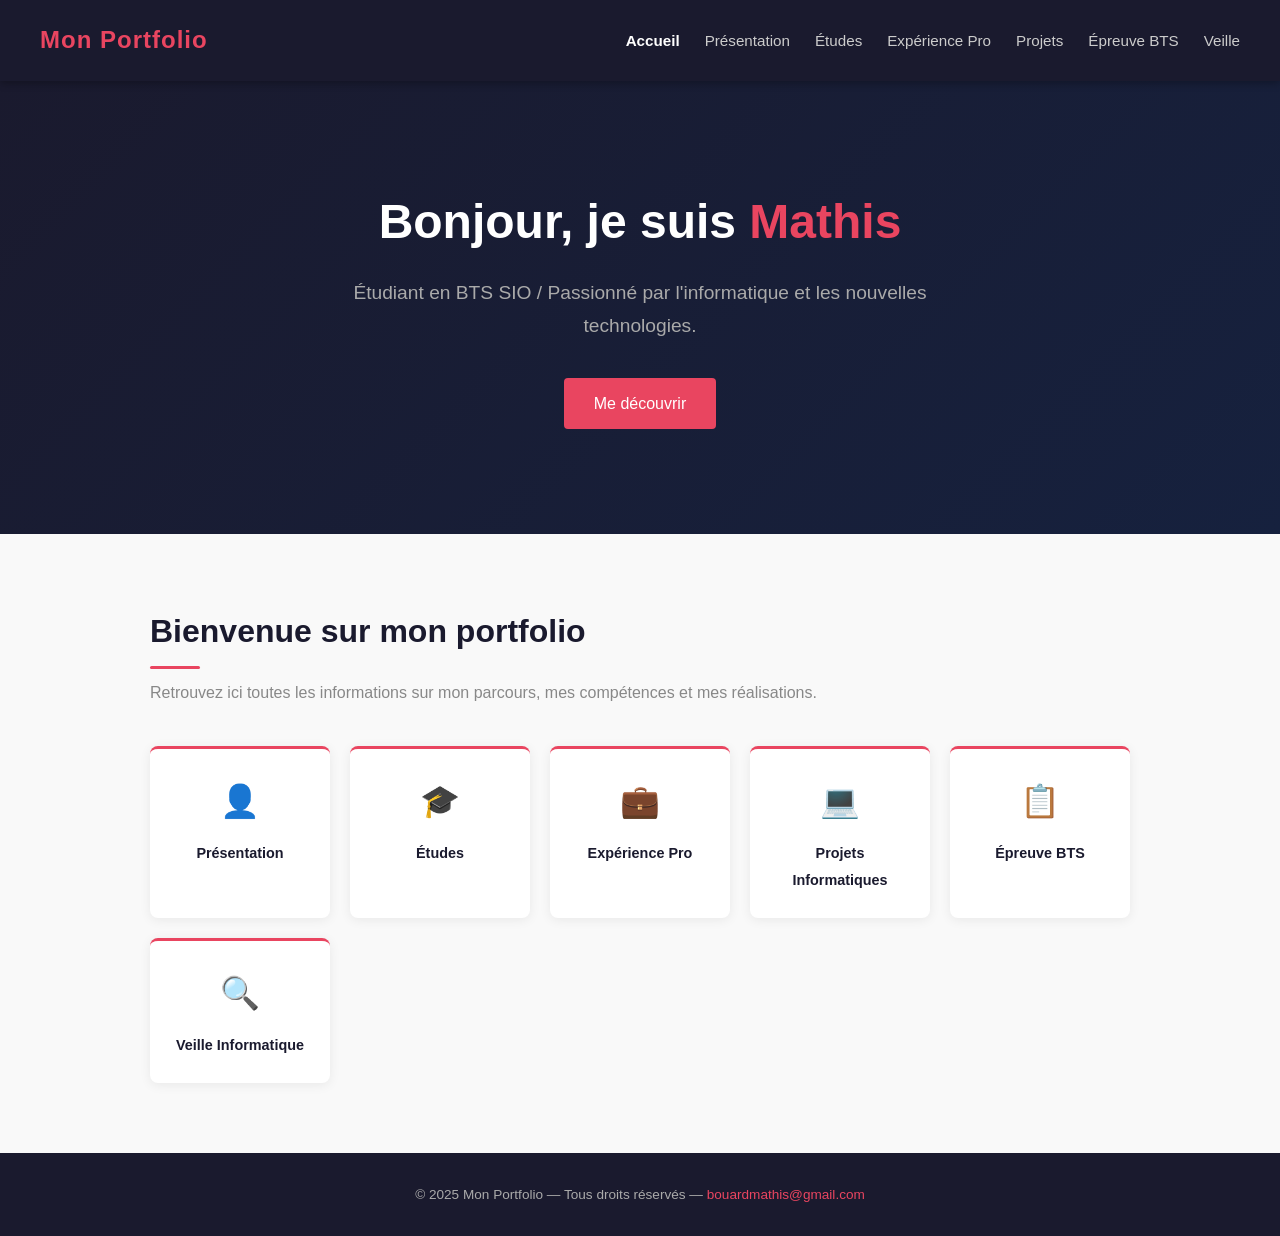
<file: index.html>
<!DOCTYPE html>
<html lang="fr">
<head>
    <meta charset="UTF-8">
    <meta name="viewport" content="width=device-width, initial-scale=1.0">
    <title>Portfolio - Accueil</title>
    <link rel="stylesheet" href="style.css">
</head>
<body>
<header>
    <div class="logo">Mon Portfolio</div>
    <nav>
        <ul>
            <li><a href="index.html"style="color:white;font-weight:700">Accueil</a></li>
            <li><a href="presentation.html">Présentation</a></li>
            <li><a href="etudes.html">Études</a></li>
            <li><a href="experience.html">Expérience Pro</a></li>
            <li><a href="projets.html">Projets</a></li>
            <li><a href="epreuve_bts.html">Épreuve BTS</a></li>
            <li><a href="veille.html">Veille</a></li>
        </ul>
    </nav>
</header>

<section class="hero">
    <h1>Bonjour, je suis <span>Mathis</span></h1>
    <p>Étudiant en BTS SIO / Passionné par l'informatique et les nouvelles technologies.</p>
    <a href="presentation.html" class="btn">Me découvrir</a>
</section>

<div class="section">
    <h2 class="section-title">Bienvenue sur mon portfolio</h2>
    <p class="section-subtitle">Retrouvez ici toutes les informations sur mon parcours, mes compétences et mes réalisations.</p>

    <div class="quick-links">
        <a href="presentation.html" class="quick-link-card">
            <div class="icon">👤</div>
            <span>Présentation</span>
        </a>
        <a href="etudes.html" class="quick-link-card">
            <div class="icon">🎓</div>
            <span>Études</span>
        </a>
        <a href="experience.html" class="quick-link-card">
            <div class="icon">💼</div>
            <span>Expérience Pro</span>
        </a>
        <a href="projets.html" class="quick-link-card">
            <div class="icon">💻</div>
            <span>Projets Informatiques</span>
        </a>
        <a href="epreuve_bts.html" class="quick-link-card">
            <div class="icon">📋</div>
            <span>Épreuve BTS</span>
        </a>
        <a href="veille.html" class="quick-link-card">
            <div class="icon">🔍</div>
            <span>Veille Informatique</span>
        </a>
    </div>
</div>

<footer>
    <p>© 2025 Mon Portfolio &mdash; Tous droits réservés &mdash; <a href="mailto:bouardmathis@gmail.com">bouardmathis@gmail.com</a></p>

</footer>
</body>
</html>
</file>
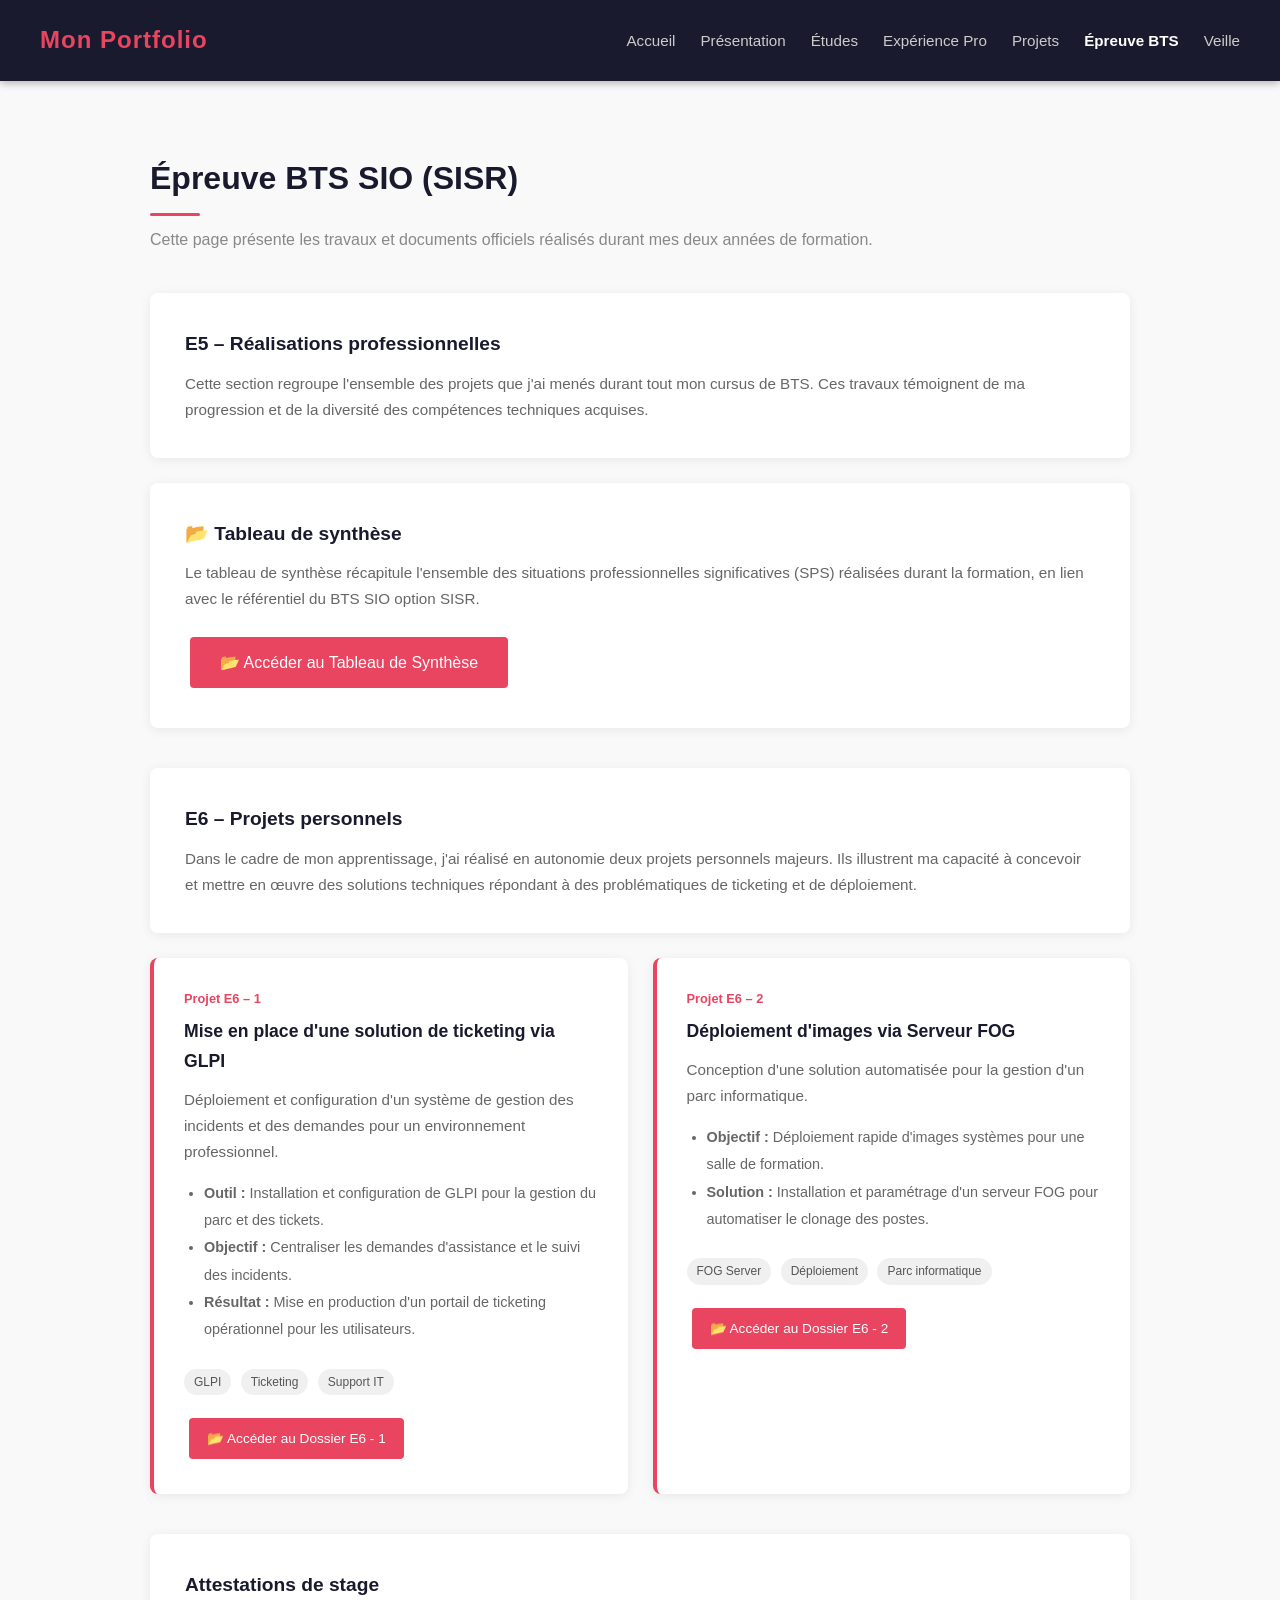
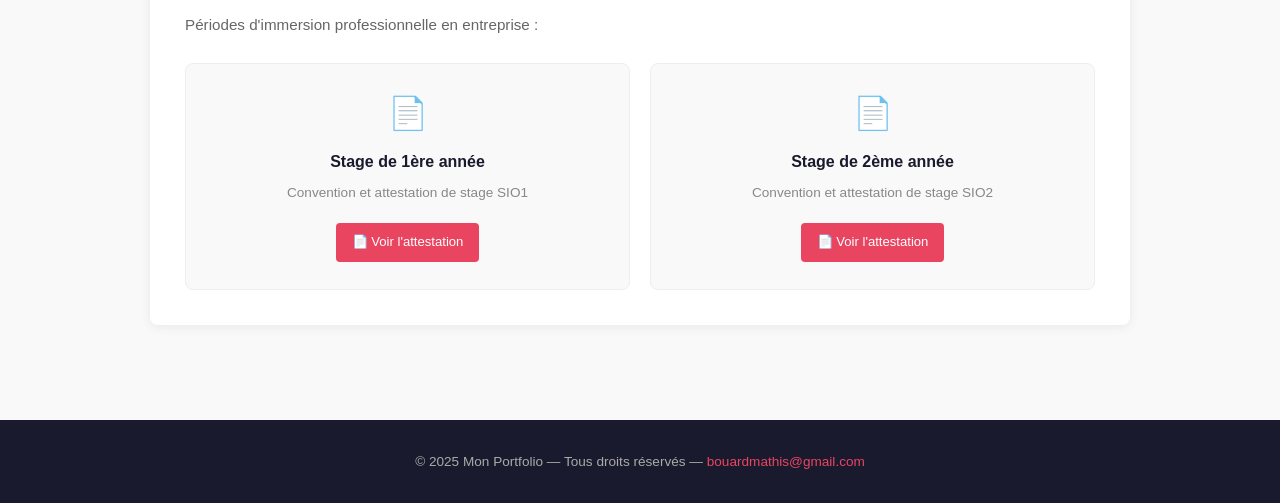
<file: epreuve_bts.html>
<!DOCTYPE html>
<html lang="fr">
<head>
    <meta charset="UTF-8">
    <meta name="viewport" content="width=device-width, initial-scale=1.0">
    <title>Portfolio - Épreuve BTS SIO (SISR)</title>
    <link rel="stylesheet" href="style.css">
</head>
<body>

<header>
    <div class="logo">Mon Portfolio</div>
    <nav>
        <ul>
            <li><a href="index.html">Accueil</a></li>
            <li><a href="presentation.html">Présentation</a></li>
            <li><a href="etudes.html">Études</a></li>
            <li><a href="experience.html">Expérience Pro</a></li>
            <li><a href="projets.html">Projets</a></li>
            <li><a href="epreuve_bts.html" style="color:white;font-weight:700">Épreuve BTS</a></li>
            <li><a href="veille.html">Veille</a></li>
        </ul>
    </nav>
</header>

<div class="section">
    <h2 class="section-title">Épreuve BTS SIO (SISR)</h2>
    <p class="section-subtitle">Cette page présente les travaux et documents officiels réalisés durant mes deux années de formation.</p>


    <div class="info-block">
        <h3>E5 – Réalisations professionnelles</h3>
        <p>
            Cette section regroupe l'ensemble des projets que j'ai menés durant tout mon cursus de BTS.
            Ces travaux témoignent de ma progression et de la diversité des compétences techniques acquises.
        </p>
    </div>

    <div class="info-block" style="margin-top:20px;">
        <h3>📂 Tableau de synthèse</h3>
        <p style="margin-bottom:20px;">
            Le tableau de synthèse récapitule l'ensemble des situations professionnelles significatives (SPS)
            réalisées durant la formation, en lien avec le référentiel du BTS SIO option SISR.
        </p>
        <a href="document/Tableau_de_synthese_Bouard Mathis.pdf" target="_blank" class="btn">📂 Accéder au Tableau de Synthèse</a>
    </div>


    <div class="info-block" style="margin-top:40px;">
        <h3>E6 – Projets personnels</h3>
        <p>
            Dans le cadre de mon apprentissage, j'ai réalisé en autonomie deux projets personnels majeurs.
            Ils illustrent ma capacité à concevoir et mettre en œuvre des solutions techniques répondant
            à des problématiques de ticketing et de déploiement.
        </p>
    </div>

    <div class="cards" style="margin-top:25px;">


        <div class="card">
            <div class="date">Projet E6 – 1</div>
            <h3>Mise en place d'une solution de ticketing via GLPI</h3>
            <p>Déploiement et configuration d'un système de gestion des incidents et des demandes pour un environnement professionnel.</p>
            <ul style="margin:15px 0 15px 20px; color:#666; font-size:0.9rem; line-height:1.9;">
                <li><strong>Outil :</strong> Installation et configuration de GLPI pour la gestion du parc et des tickets.</li>
                <li><strong>Objectif :</strong> Centraliser les demandes d'assistance et le suivi des incidents.</li>
                <li><strong>Résultat :</strong> Mise en production d'un portail de ticketing opérationnel pour les utilisateurs.</li>
            </ul>
            <span class="tag">GLPI</span>
            <span class="tag">Ticketing</span>
            <span class="tag">Support IT</span>
            <div style="margin-top:18px;">
                <a href="document/E6 2026 – BOUARD – 1.pdf" target="_blank" class="btn" style="font-size:0.85rem; padding:9px 18px;">📂 Accéder au Dossier E6 - 1</a>
            </div>
        </div>


        <div class="card">
            <div class="date">Projet E6 – 2</div>
            <h3>Déploiement d'images via Serveur FOG</h3>
            <p>Conception d'une solution automatisée pour la gestion d'un parc informatique.</p>
            <ul style="margin:15px 0 15px 20px; color:#666; font-size:0.9rem; line-height:1.9;">
                <li><strong>Objectif :</strong> Déploiement rapide d'images systèmes pour une salle de formation.</li>
                <li><strong>Solution :</strong> Installation et paramétrage d'un serveur FOG pour automatiser le clonage des postes.</li>
            </ul>
            <span class="tag">FOG Server</span>
            <span class="tag">Déploiement</span>
            <span class="tag">Parc informatique</span>
            <div style="margin-top:18px;">
                <a href="document/E6 2026 – BOUARD – 2.pdf" target="_blank" class="btn" style="font-size:0.85rem; padding:9px 18px;">📂 Accéder au Dossier E6 - 2</a>
            </div>
        </div>


    </div>


    <div class="info-block" style="margin-top:40px;">
        <h3>Attestations de stage</h3>
        <p style="margin-bottom:25px;">Périodes d'immersion professionnelle en entreprise :</p>
        <div style="display:flex; gap:20px; flex-wrap:wrap;">

            <div style="flex:1; min-width:220px; background:#f9f9f9; border-radius:8px; padding:22px; text-align:center; border:1px solid #eee;">
                <div style="font-size:2rem; margin-bottom:8px;">📄</div>
                <strong style="display:block; margin-bottom:6px; color:#1a1a2e;">Stage de 1ère année</strong>
                <p style="font-size:0.85rem; color:#888; margin-bottom:14px;">Convention et attestation de stage SIO1</p>
                <a href="document/Conventions Stage SIO1.pdf" target="_blank" class="btn" style="font-size:0.82rem; padding:8px 16px;">📄 Voir l'attestation</a>
            </div>

            <div style="flex:1; min-width:220px; background:#f9f9f9; border-radius:8px; padding:22px; text-align:center; border:1px solid #eee;">
                <div style="font-size:2rem; margin-bottom:8px;">📄</div>
                <strong style="display:block; margin-bottom:6px; color:#1a1a2e;">Stage de 2ème année</strong>
                <p style="font-size:0.85rem; color:#888; margin-bottom:14px;">Convention et attestation de stage SIO2</p>
                <a href="document/Conventions Stage SIO2-1.pdf" target="_blank" class="btn" style="font-size:0.82rem; padding:8px 16px;">📄 Voir l'attestation</a>
            </div>

        </div>
    </div>

</div>

<footer>
    <p>© 2025 Mon Portfolio &mdash; Tous droits réservés &mdash; <a href="mailto:bouardmathis@gmail.com">bouardmathis@gmail.com</a></p>
</footer>

</body>
</html>
</file>
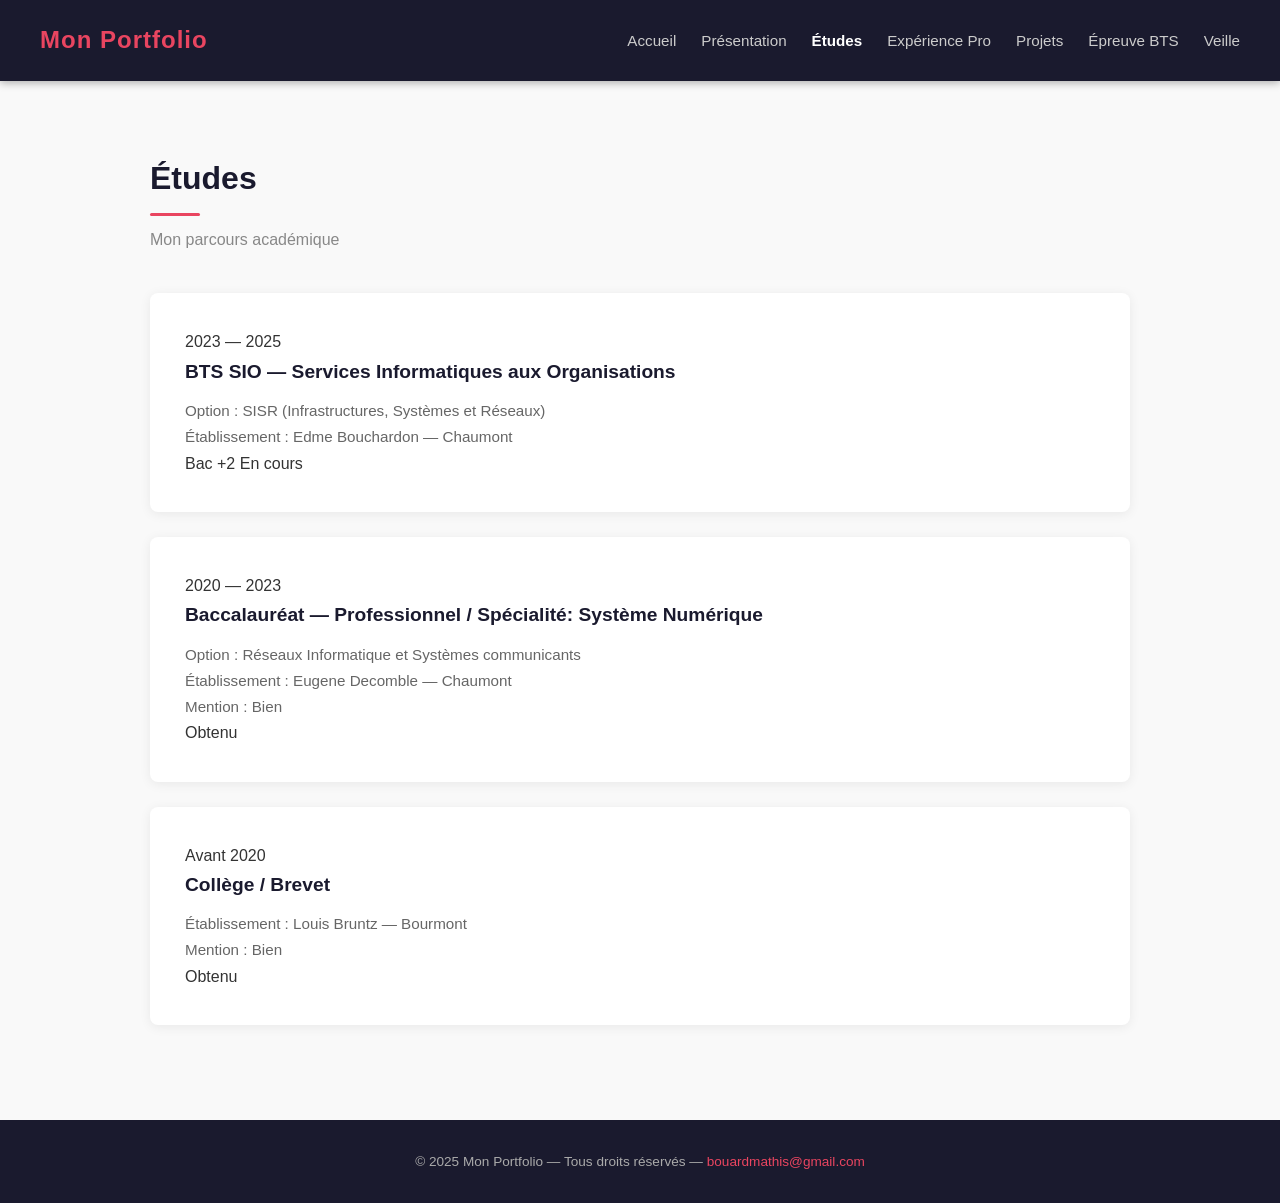
<file: etudes.html>
<!DOCTYPE html>
<html lang="fr">
<head>
    <meta charset="UTF-8">
    <meta name="viewport" content="width=device-width, initial-scale=1.0">
    <title>Portfolio - Études</title>
    <link rel="stylesheet" href="style.css">
</head>
<body>
<header>
    <div class="logo">Mon Portfolio</div>
    <nav>
        <ul>
            <li><a href="index.html">Accueil</a></li>
            <li><a href="presentation.html">Présentation</a></li>
            <li><a href="etudes.html"style="color:white;font-weight:700">Études</a></li>
            <li><a href="experience.html">Expérience Pro</a></li>
            <li><a href="projets.html">Projets</a></li>
            <li><a href="epreuve_bts.html">Épreuve BTS</a></li>
            <li><a href="veille.html">Veille</a></li>
        </ul>
    </nav>
</header>

<div class="section">
    <h2 class="section-title">Études</h2>
    <p class="section-subtitle">Mon parcours académique</p>

    <div class="info-block">
        <div class="date">2023 — 2025</div>
        <h3>BTS SIO — Services Informatiques aux Organisations</h3>
        <p>Option : SISR (Infrastructures, Systèmes et Réseaux)</p>
        <p>Établissement : Edme Bouchardon — Chaumont</p>
        <span class="tag">Bac +2</span>
        <span class="tag">En cours</span>
    </div>

    <div class="info-block">
        <div class="date">2020 — 2023</div>
        <h3>Baccalauréat — Professionnel / Spécialité: Système Numérique</h3>
        <p>Option : Réseaux Informatique et Systèmes communicants</p>
        <p>Établissement : Eugene Decomble — Chaumont</p>
        <p>Mention : Bien</p>
        <span class="tag">Obtenu</span>
    </div>

    <div class="info-block">
        <div class="date">Avant 2020</div>
        <h3>Collège / Brevet</h3>
        <p>Établissement : Louis Bruntz — Bourmont</p>
        <p>Mention : Bien</p>
        <span class="tag">Obtenu</span>
    </div>
</div>

<footer>
    <p>© 2025 Mon Portfolio &mdash; Tous droits réservés &mdash; <a href="mailto:bouardmathis@gmail.com">bouardmathis@gmail.com</a></p>

</footer>
</body>
</html>
</file>
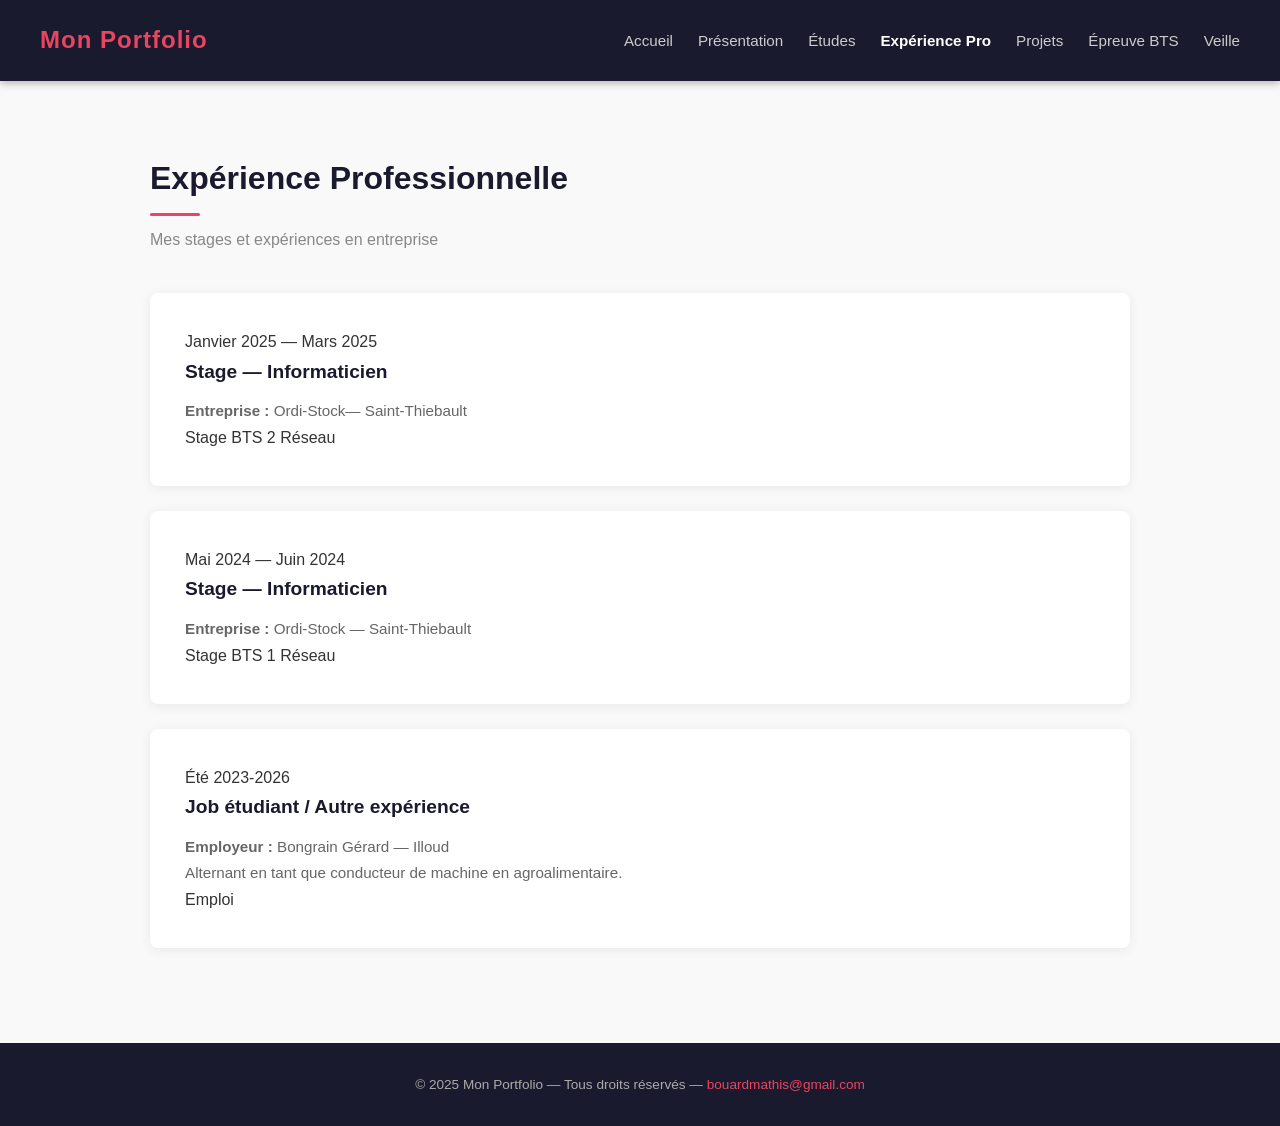
<file: experience.html>
<!DOCTYPE html>
<html lang="fr">
<head>
    <meta charset="UTF-8">
    <meta name="viewport" content="width=device-width, initial-scale=1.0">
    <title>Portfolio - Expérience</title>
    <link rel="stylesheet" href="style.css">
</head>
<body>
<header>
    <div class="logo">Mon Portfolio</div>
    <nav>
        <ul>
            <li><a href="index.html">Accueil</a></li>
            <li><a href="presentation.html">Présentation</a></li>
            <li><a href="etudes.html">Études</a></li>
            <li><a href="experience.html"style="color:white;font-weight:700">Expérience Pro</a></li>
            <li><a href="projets.html">Projets</a></li>
            <li><a href="epreuve_bts.html">Épreuve BTS</a></li>
            <li><a href="veille.html">Veille</a></li>
        </ul>
    </nav>
</header>

<div class="section">
    <h2 class="section-title">Expérience Professionnelle</h2>
    <p class="section-subtitle">Mes stages et expériences en entreprise</p>

    <div class="info-block">
        <div class="date">Janvier 2025 — Mars 2025</div>
        <h3>Stage — Informaticien</h3>
        <p><strong>Entreprise :</strong> Ordi-Stock— Saint-Thiebault</p>
        <span class="tag">Stage BTS 2</span>
        <span class="tag">Réseau</span>
    </div>

    <div class="info-block">
        <div class="date">Mai 2024 — Juin 2024</div>
        <h3>Stage — Informaticien</h3>
        <p><strong>Entreprise :</strong> Ordi-Stock — Saint-Thiebault</p>
        <span class="tag">Stage BTS 1</span>
        <span class="tag">Réseau</span>
    </div>

    <div class="info-block">
        <div class="date">Été 2023-2026</div>
        <h3>Job étudiant / Autre expérience</h3>
        <p><strong>Employeur :</strong> Bongrain Gérard  — Illoud</p>
        <p>Alternant en tant que conducteur de machine en agroalimentaire.</p>
        <span class="tag">Emploi</span>
    </div>
</div>

<footer>
    <p>© 2025 Mon Portfolio &mdash; Tous droits réservés &mdash; <a href="mailto:bouardmathis@gmail.com">bouardmathis@gmail.com</a></p>

</footer>
</body>
</html>
</file>
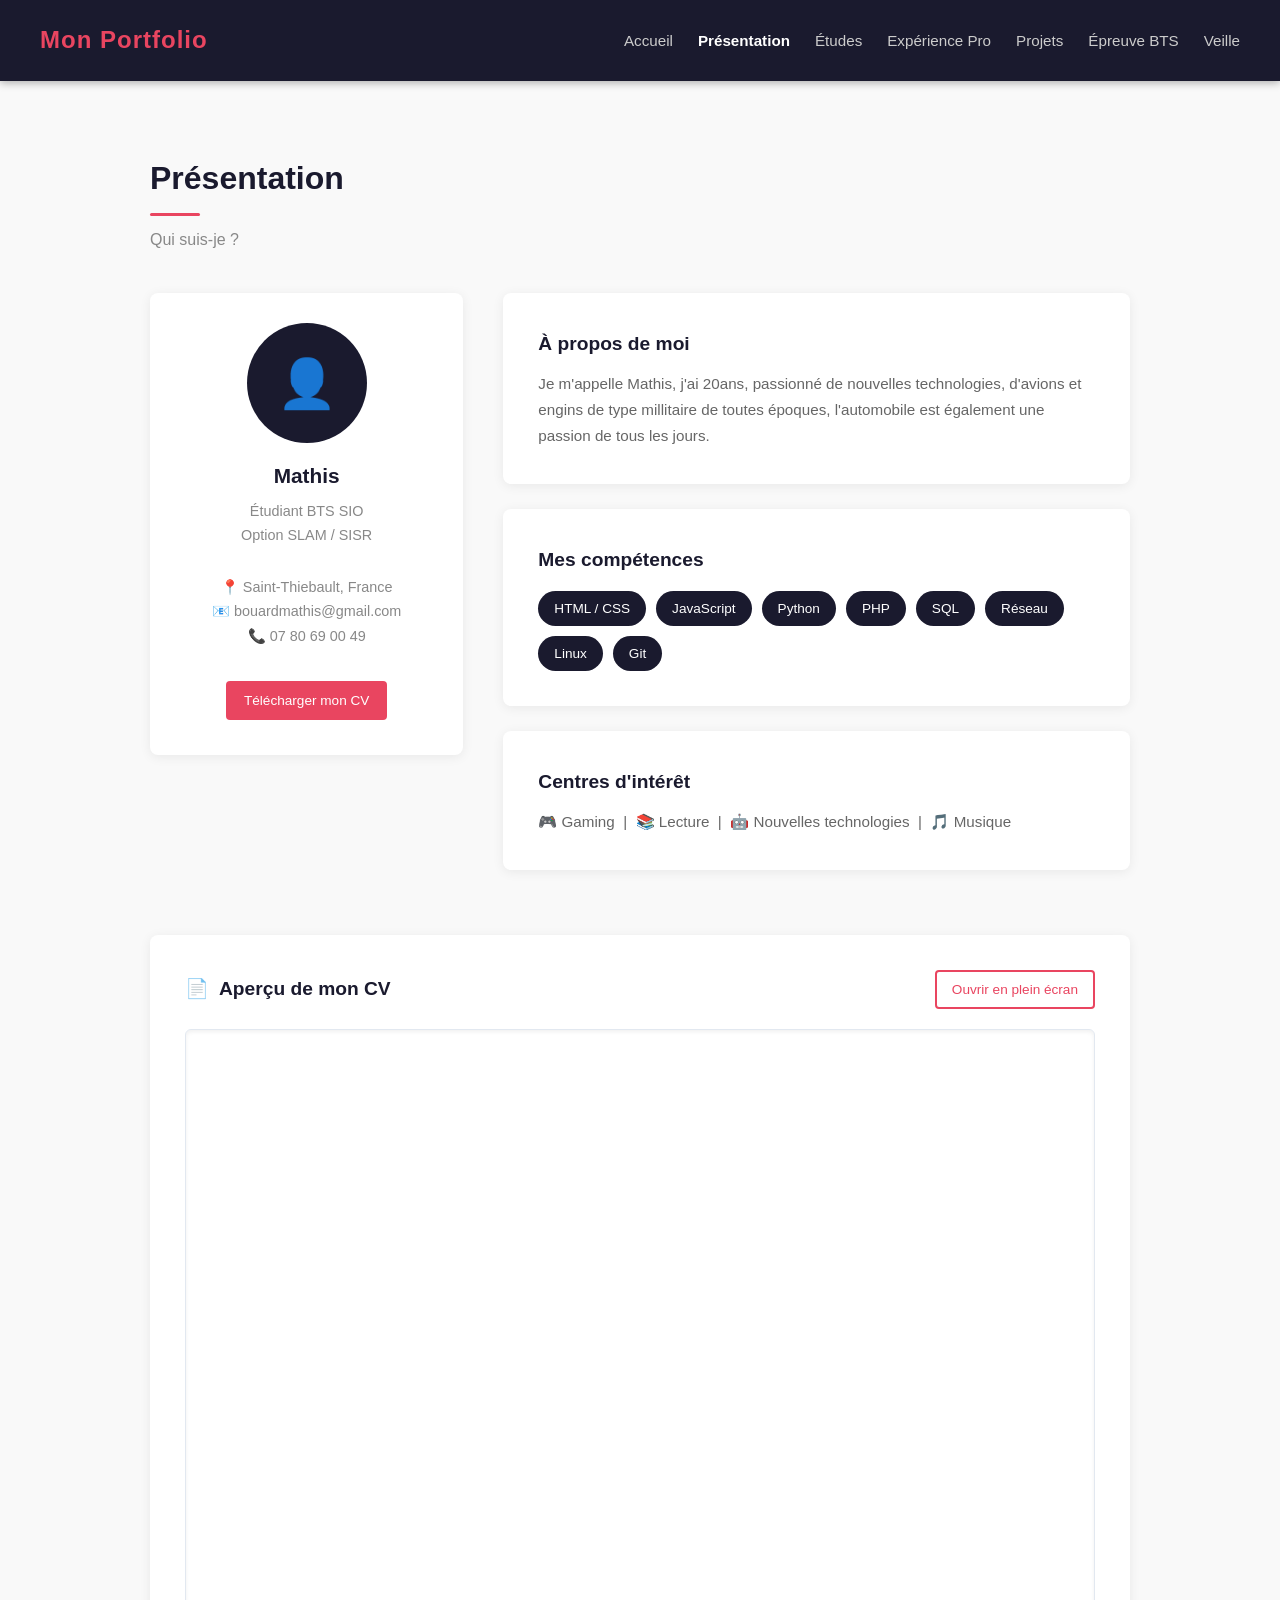
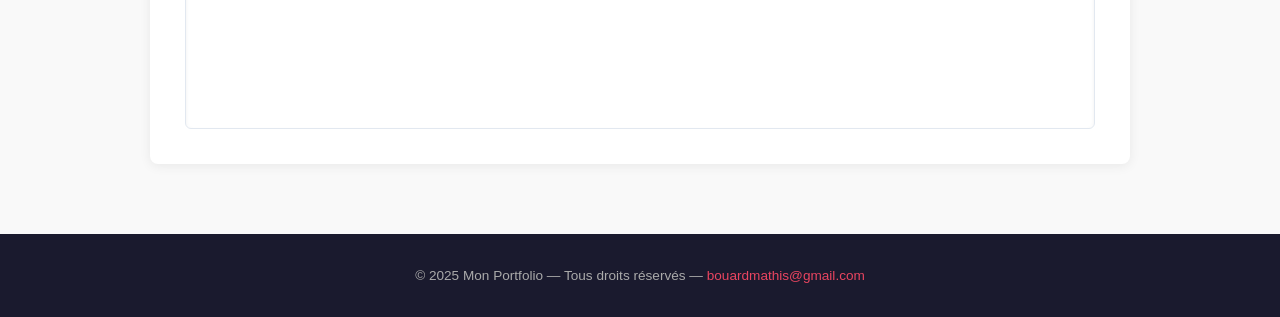
<file: presentation.html>
<!DOCTYPE html>
<html lang="fr">
<head>
    <meta charset="UTF-8">
    <meta name="viewport" content="width=device-width, initial-scale=1.0">
    <title>Portfolio - Présentation</title>
    <link rel="stylesheet" href="style.css">
</head>
<body>
<header>
    <div class="logo">Mon Portfolio</div>
    <nav>
        <ul>
            <li><a href="index.html">Accueil</a></li>
            <li><a href="presentation.html"style="color:white;font-weight:700">Présentation</a></li>
            <li><a href="etudes.html">Études</a></li>
            <li><a href="experience.html">Expérience Pro</a></li>
            <li><a href="projets.html">Projets</a></li>
            <li><a href="epreuve_bts.html">Épreuve BTS</a></li>
            <li><a href="veille.html">Veille</a></li>
        </ul>
    </nav>
</header>

<div class="section">
    <h2 class="section-title">Présentation</h2>
    <p class="section-subtitle">Qui suis-je ?</p>

    <div class="two-col">
        <div>
            <div class="profile-box">
                <div class="avatar">👤</div>
                <h2>Mathis</h2>
                <p>Étudiant BTS SIO<br>Option SLAM / SISR</p>
                <br>
                <p>📍 Saint-Thiebault, France</p>
                <p>📧 bouardmathis@gmail.com</p>
                <p>📞 07 80 69 00 49</p>
                <br>
                <a href="document/CV-BouardMathis-2025.pdf" target="_blank" download="CV-BouardMathis-2025.pdf" class="btn" style="font-size:0.85rem;padding:8px 18px;">Télécharger mon CV</a>
            </div>
        </div>
        <div>
            <div class="info-block">
                <h3>À propos de moi</h3>
                <p>
                    Je m'appelle Mathis, j'ai 20ans, passionné de nouvelles technologies, d'avions et engins de type millitaire de toutes époques, l'automobile est également une passion de tous les jours.
                </p>
            </div>
            <div class="info-block">
                <h3>Mes compétences</h3>
                <div class="skills-list">
                    <span class="skill-badge">HTML / CSS</span>
                    <span class="skill-badge">JavaScript</span>
                    <span class="skill-badge">Python</span>
                    <span class="skill-badge">PHP</span>
                    <span class="skill-badge">SQL</span>
                    <span class="skill-badge">Réseau</span>
                    <span class="skill-badge">Linux</span>
                    <span class="skill-badge">Git</span>
                </div>
            </div>
            <div class="info-block">
                <h3>Centres d'intérêt</h3>
                <p>🎮 Gaming &nbsp;|&nbsp; 📚 Lecture &nbsp;|&nbsp; 🤖 Nouvelles technologies &nbsp;|&nbsp; 🎵 Musique</p>
            </div>
        </div>
    </div>

    <div class="pdf-preview-block">
        <div class="pdf-preview-header">
            <h3 class="pdf-preview-title">
                <span>📄</span> Aperçu de mon CV
            </h3>
            <a href="document/CV-BouardMathis-2025.pdf" target="_blank" class="btn btn-outline" style="font-size:0.85rem;padding:6px 15px;margin:0;">
                Ouvrir en plein écran
            </a>
        </div>
        <div class="pdf-frame-wrapper">
            <iframe src="document/CV-BouardMathis-2025.pdf" title="Aperçu du CV de Mathis Bouard"></iframe>
        </div>
    </div>
</div>

<footer>
    <p>© 2025 Mon Portfolio &mdash; Tous droits réservés &mdash; <a href="mailto:bouardmathis@gmail.com">bouardmathis@gmail.com</a></p>

</footer>
</body>
</html>
</file>
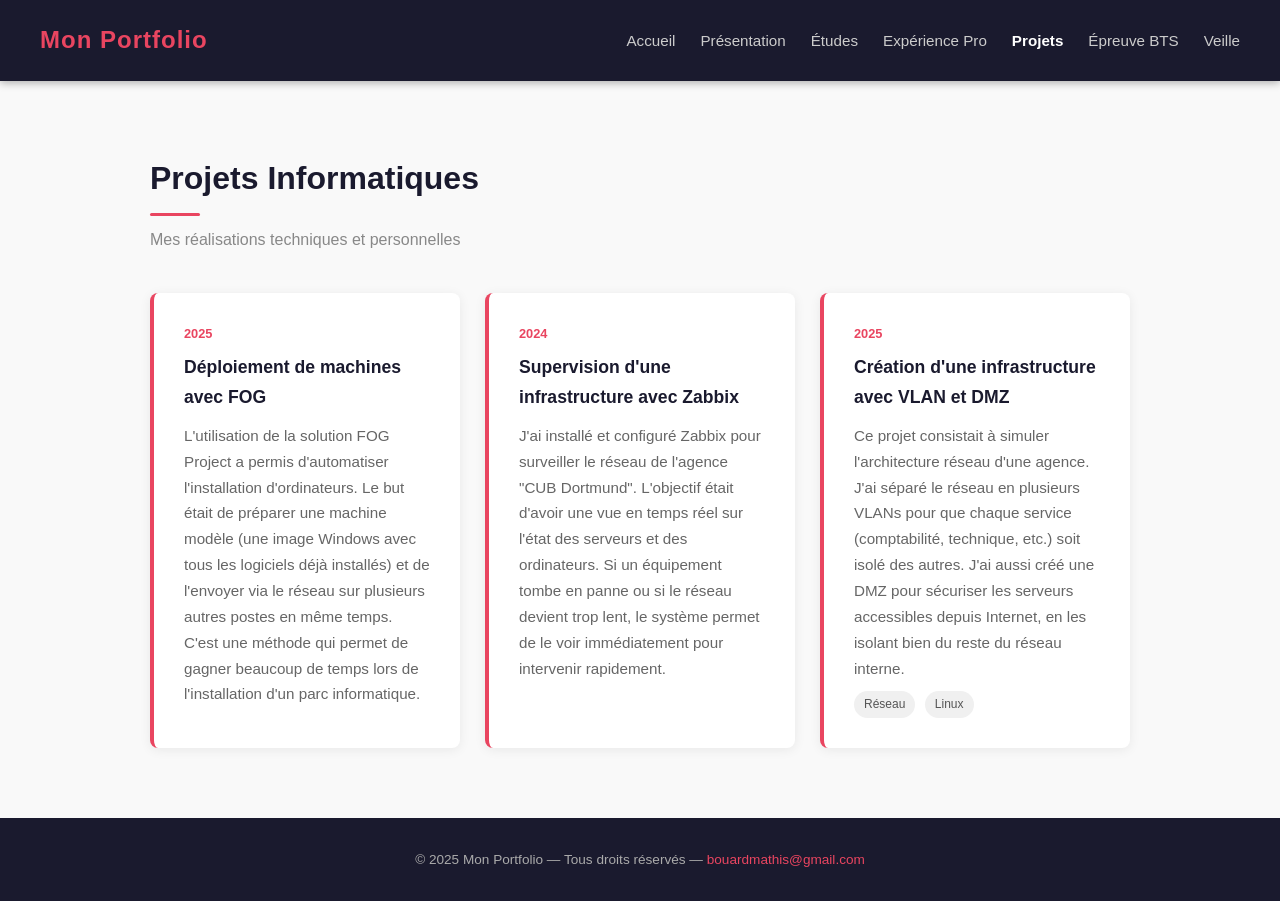
<file: projets.html>
<!DOCTYPE html>
<html lang="fr">
<head>
    <meta charset="UTF-8">
    <meta name="viewport" content="width=device-width, initial-scale=1.0">
    <title>Portfolio - Projets</title>
    <link rel="stylesheet" href="style.css">
</head>
<body>
<header>
    <div class="logo">Mon Portfolio</div>
    <nav>
        <ul>
            <li><a href="index.html">Accueil</a></li>
            <li><a href="presentation.html">Présentation</a></li>
            <li><a href="etudes.html">Études</a></li>
            <li><a href="experience.html">Expérience Pro</a></li>
            <li><a href="projets.html"style="color:white;font-weight:700">Projets</a></li>
            <li><a href="epreuve_bts.html">Épreuve BTS</a></li>
            <li><a href="veille.html">Veille</a></li>
        </ul>
    </nav>
</header>

<div class="section">
    <h2 class="section-title">Projets Informatiques</h2>
    <p class="section-subtitle">Mes réalisations techniques et personnelles</p>

    <div class="cards">
        <div class="card">
            <div class="date">2025</div>
            <h3>Déploiement de machines avec FOG</h3>
            <p>L'utilisation de la solution FOG Project a permis d'automatiser l'installation d'ordinateurs. Le but était de préparer une machine modèle (une image Windows avec tous les logiciels déjà installés) et de l'envoyer via le réseau sur plusieurs autres postes en même temps. C'est une méthode qui permet de gagner beaucoup de temps lors de l'installation d'un parc informatique.</p>
            
        </div>

        <div class="card">
            <div class="date">2024</div>
            <h3>Supervision d'une infrastructure avec Zabbix</h3>
            <p>J'ai installé et configuré Zabbix pour surveiller le réseau de l'agence "CUB Dortmund". L'objectif était d'avoir une vue en temps réel sur l'état des serveurs et des ordinateurs. Si un équipement tombe en panne ou si le réseau devient trop lent, le système permet de le voir immédiatement pour intervenir rapidement.</p>
           
        </div>

        <div class="card">
            <div class="date">2025</div>
            <h3>Création d'une infrastructure avec VLAN et DMZ</h3>
            <p>Ce projet consistait à simuler l'architecture réseau d'une agence. J'ai séparé le réseau en plusieurs VLANs pour que chaque service (comptabilité, technique, etc.) soit isolé des autres. J'ai aussi créé une DMZ pour sécuriser les serveurs accessibles depuis Internet, en les isolant bien du reste du réseau interne.</p>
            <span class="tag">Réseau</span>
            <span class="tag">Linux</span>
        </div>

    </div>
</div>

<footer>
    <p>© 2025 Mon Portfolio &mdash; Tous droits réservés &mdash; <a href="mailto:bouardmathis@gmail.com">bouardmathis@gmail.com</a></p>
</footer>
</body>
</html>
</file>
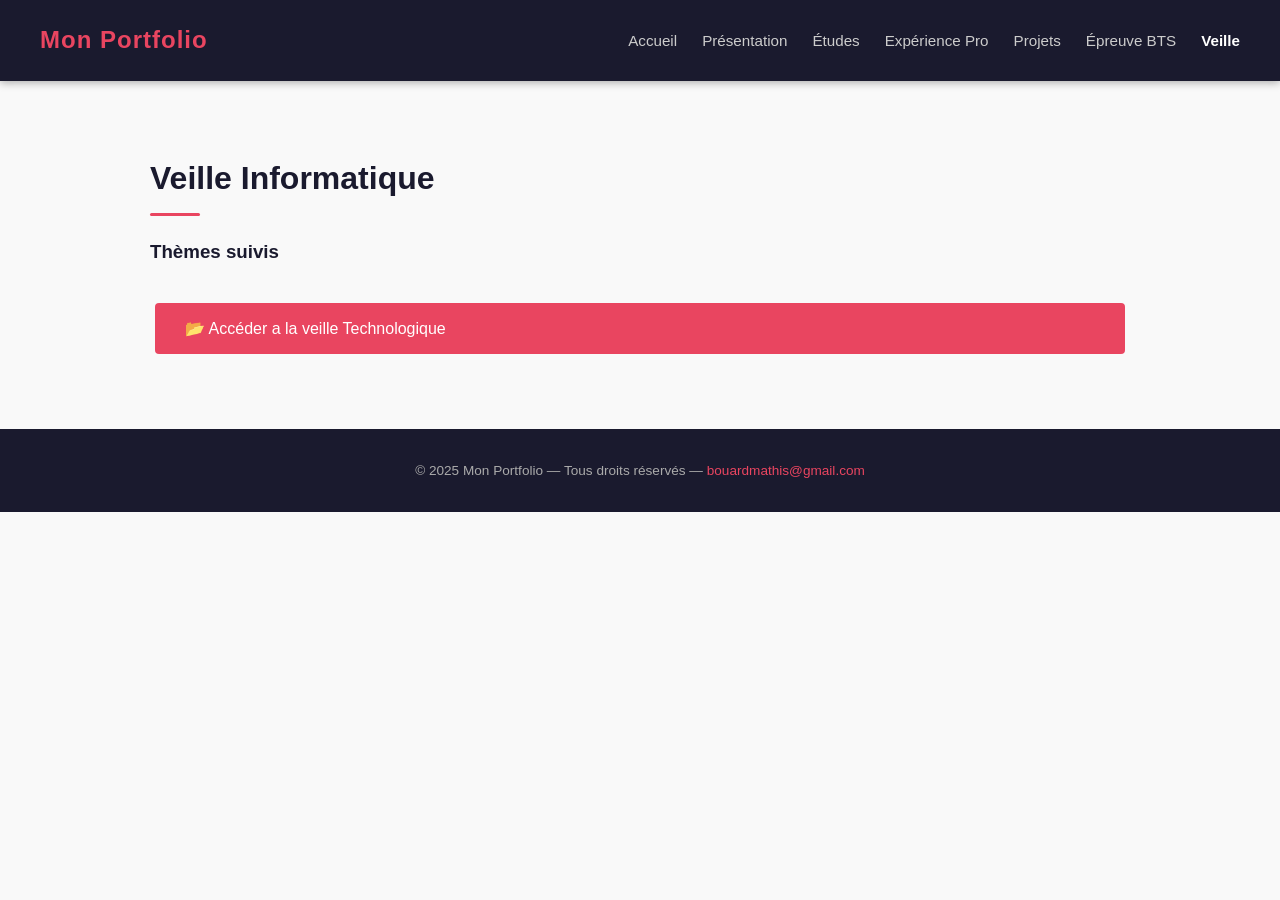
<file: veille.html>
<!DOCTYPE html>
<html lang="fr">
<head>
    <meta charset="UTF-8">
    <meta name="viewport" content="width=device-width, initial-scale=1.0">
    <title>Portfolio - Veille</title>
    <link rel="stylesheet" href="style.css">
</head>
<body>
<header>
    <div class="logo">Mon Portfolio</div>
    <nav>
        <ul>
            <li><a href="index.html">Accueil</a></li>
            <li><a href="presentation.html">Présentation</a></li>
            <li><a href="etudes.html">Études</a></li>
            <li><a href="experience.html">Expérience Pro</a></li>
            <li><a href="projets.html">Projets</a></li>
            <li><a href="epreuve_bts.html">Épreuve BTS</a></li>
            <li><a href="veille.html"style="color:white;font-weight:700">Veille</a></li>
        </ul>
    </nav>
</header>

<div class="section">
    <h2 class="section-title">Veille Informatique</h2>
    <h3 style="margin-bottom:20px; margin-top:10px; color:#1a1a2e;">Thèmes suivis</h3>
    <div class="cards">
    <a href="document/Veille_Technologique_IA_Doublage.pdf" target="_blank" class="btn">📂 Accéder a la veille Technologique</a>   
        </div>    
</div>

<footer>
    <p>© 2025 Mon Portfolio &mdash; Tous droits réservés &mdash; <a href="mailto:bouardmathis@gmail.com">bouardmathis@gmail.com</a></p>

</footer>
</body>
</html>
</file>
<file: style.css>
* {
    margin: 0;
    padding: 0;
    box-sizing: border-box;
}

body {
    font-family: 'Segoe UI', Tahoma, Geneva, Verdana, sans-serif;
    background-color: #f9f9f9;
    color: #333;
    line-height: 1.7;
}

header {
    background-color: #1a1a2e;
    color: white;
    padding: 20px 40px;
    display: flex;
    justify-content: space-between;
    align-items: center;
    position: sticky;
    top: 0;
    z-index: 100;
    box-shadow: 0 2px 8px rgba(0,0,0,0.3);
}

header .logo {
    font-size: 1.5rem;
    font-weight: 700;
    letter-spacing: 1px;
    color: #e94560;
}

nav ul {
    list-style: none;
    display: flex;
    gap: 25px;
}

nav ul li a {
    color: #ccc;
    text-decoration: none;
    font-size: 0.95rem;
    transition: color 0.3s;
}

nav ul li a:hover {
    color: #e94560;
}

.hero {
    background: linear-gradient(135deg, #1a1a2e, #16213e);
    color: white;
    text-align: center;
    padding: 100px 20px;
}

.hero h1 {
    font-size: 3rem;
    margin-bottom: 15px;
    color: #fff;
}

.hero h1 span {
    color: #e94560;
}

.hero p {
    font-size: 1.2rem;
    color: #aaa;
    margin-bottom: 30px;
    max-width: 600px;
    margin-left: auto;
    margin-right: auto;
}

.btn {
    display: inline-block;
    background-color: #e94560;
    color: white;
    padding: 12px 30px;
    border-radius: 4px;
    text-decoration: none;
    font-size: 1rem;
    transition: background-color 0.3s;
    margin: 5px;
}

.btn:hover {
    background-color: #c73652;
}

.btn-outline {
    background-color: transparent;
    border: 2px solid #e94560;
    color: #e94560;
}

.btn-outline:hover {
    background-color: #e94560;
    color: white;
}

.section {
    padding: 70px 60px;
    max-width: 1100px;
    margin: 0 auto;
}

.section-title {
    font-size: 2rem;
    color: #1a1a2e;
    margin-bottom: 10px;
    position: relative;
    display: inline-block;
}

.section-title::after {
    content: '';
    display: block;
    width: 50px;
    height: 3px;
    background-color: #e94560;
    margin-top: 8px;
    border-radius: 2px;
}

.section-subtitle {
    color: #888;
    margin-bottom: 40px;
    font-size: 1rem;
}

.cards {
    display: grid;
    grid-template-columns: repeat(auto-fit, minmax(280px, 1fr));
    gap: 25px;
    margin-top: 30px;
}

.card {
    background: white;
    border-radius: 8px;
    padding: 30px;
    box-shadow: 0 2px 12px rgba(0,0,0,0.07);
    transition: transform 0.3s, box-shadow 0.3s;
    border-left: 4px solid #e94560;
}

.card:hover {
    transform: translateY(-4px);
    box-shadow: 0 8px 20px rgba(0,0,0,0.12);
}

.card h3 {
    font-size: 1.1rem;
    margin-bottom: 10px;
    color: #1a1a2e;
}

.card p {
    color: #666;
    font-size: 0.95rem;
}

.card .date {
    font-size: 0.8rem;
    color: #e94560;
    margin-bottom: 8px;
    font-weight: 600;
}

.card .tag {
    display: inline-block;
    background-color: #f0f0f0;
    color: #555;
    font-size: 0.75rem;
    padding: 3px 10px;
    border-radius: 20px;
    margin-top: 10px;
    margin-right: 5px;
}

.info-block {
    background: white;
    border-radius: 8px;
    padding: 35px;
    box-shadow: 0 2px 12px rgba(0,0,0,0.07);
    margin-bottom: 25px;
}

.info-block h3 {
    color: #1a1a2e;
    margin-bottom: 10px;
    font-size: 1.2rem;
}

.info-block p {
    color: #666;
    font-size: 0.95rem;
}

.two-col {
    display: grid;
    grid-template-columns: 1fr 2fr;
    gap: 40px;
    align-items: start;
}

.profile-box {
    background: white;
    border-radius: 8px;
    padding: 30px;
    text-align: center;
    box-shadow: 0 2px 12px rgba(0,0,0,0.07);
}

.profile-box .avatar {
    width: 120px;
    height: 120px;
    border-radius: 50%;
    background-color: #1a1a2e;
    margin: 0 auto 15px;
    display: flex;
    align-items: center;
    justify-content: center;
    font-size: 3rem;
    color: #e94560;
}

.profile-box h2 {
    font-size: 1.3rem;
    color: #1a1a2e;
    margin-bottom: 5px;
}

.profile-box p {
    color: #888;
    font-size: 0.9rem;
}

.skills-list {
    display: flex;
    flex-wrap: wrap;
    gap: 10px;
    margin-top: 15px;
}

.skill-badge {
    background-color: #1a1a2e;
    color: white;
    padding: 6px 16px;
    border-radius: 20px;
    font-size: 0.85rem;
}

.quick-links {
    display: grid;
    grid-template-columns: repeat(auto-fit, minmax(180px, 1fr));
    gap: 20px;
    margin-top: 40px;
}

.quick-link-card {
    background: white;
    border-radius: 8px;
    padding: 25px;
    text-align: center;
    text-decoration: none;
    color: #1a1a2e;
    box-shadow: 0 2px 12px rgba(0,0,0,0.07);
    transition: transform 0.3s, box-shadow 0.3s;
    border-top: 3px solid #e94560;
}

.quick-link-card:hover {
    transform: translateY(-4px);
    box-shadow: 0 8px 20px rgba(0,0,0,0.12);
    color: #e94560;
}

.quick-link-card .icon {
    font-size: 2rem;
    margin-bottom: 10px;
}

.quick-link-card span {
    font-size: 0.9rem;
    font-weight: 600;
}

footer {
    background-color: #1a1a2e;
    color: #aaa;
    text-align: center;
    padding: 30px;
    font-size: 0.85rem;
}

footer a {
    color: #e94560;
    text-decoration: none;
}

/* PDF Preview Styles */
.pdf-preview-block {
    background: white;
    border-radius: 8px;
    padding: 35px;
    box-shadow: 0 2px 12px rgba(0,0,0,0.07);
    margin-top: 40px;
}

.pdf-preview-header {
    display: flex;
    justify-content: space-between;
    align-items: center;
    margin-bottom: 20px;
    flex-wrap: wrap;
    gap: 15px;
}

.pdf-preview-title {
    color: #1a1a2e;
    font-size: 1.2rem;
    font-weight: bold;
    display: flex;
    align-items: center;
    gap: 10px;
    margin: 0;
}

.pdf-frame-wrapper {
    position: relative;
    width: 100%;
    height: 700px;
    border-radius: 6px;
    overflow: hidden;
    border: 1px solid #e2e8f0;
    box-shadow: inset 0 2px 4px rgba(0,0,0,0.06);
}

.pdf-frame-wrapper iframe {
    width: 100%;
    height: 100%;
    border: none;
}

@media (max-width: 768px) {
    header {
        flex-direction: column;
        gap: 15px;
        padding: 15px 20px;
    }
    nav ul {
        flex-wrap: wrap;
        justify-content: center;
        gap: 12px;
    }
    .section {
        padding: 50px 20px;
    }
    .hero h1 {
        font-size: 2rem;
    }
    .two-col {
        grid-template-columns: 1fr;
    }
    .pdf-frame-wrapper {
        height: 500px;
    }
    .pdf-preview-block {
        padding: 20px;
    }
}
</file>
